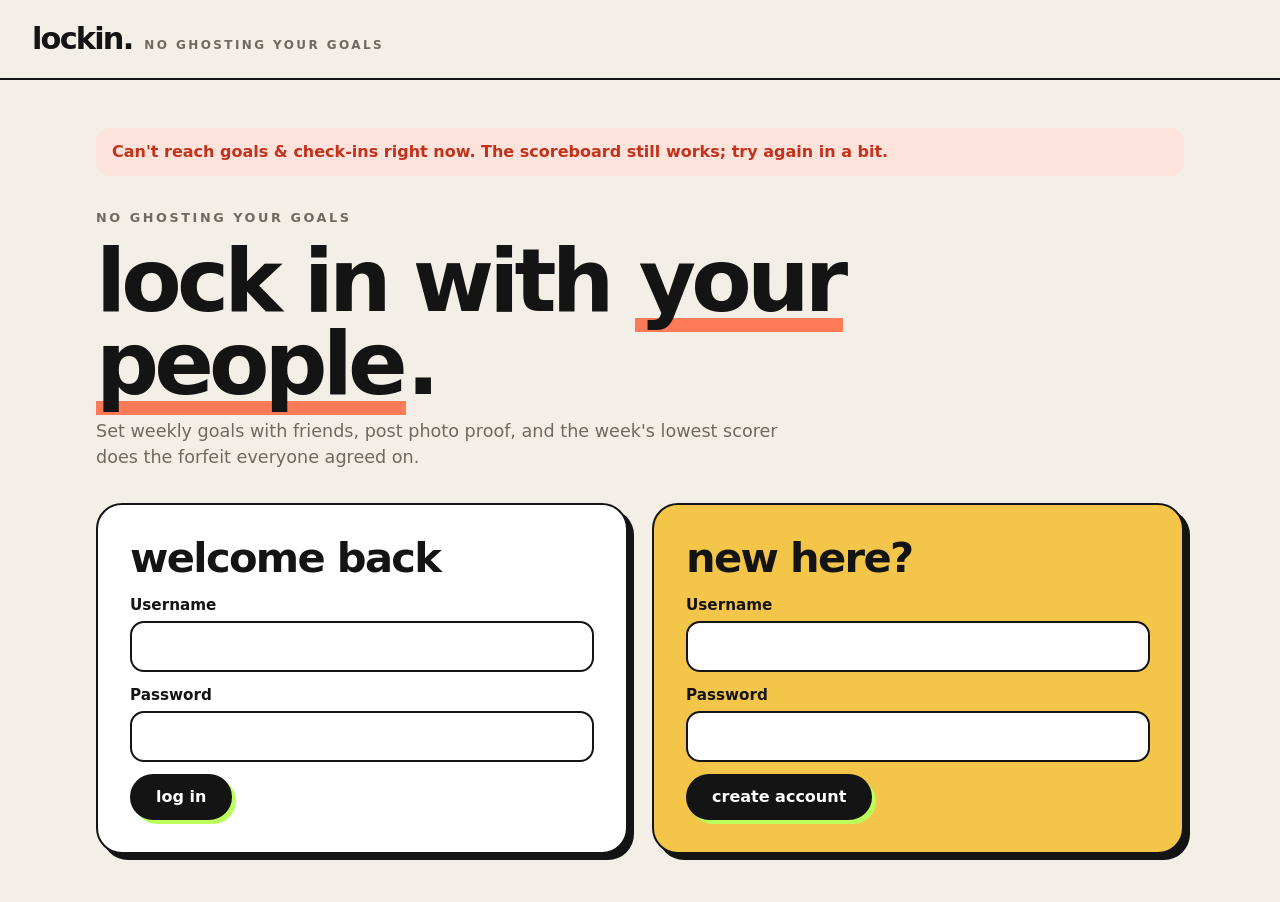
<file: ui/index.html>
<!doctype html>
<html lang="en">
<head>
  <meta charset="utf-8">
  <meta name="viewport" content="width=device-width, initial-scale=1">
  <title>lockin.</title>
  <link rel="stylesheet" href="styles.css">
  <!-- Service URLs first: api.js reads them when it loads. -->
  <script src="config.js"></script>
  <script type="module" src="app.js"></script>
</head>
<body>
  <header class="topbar">
    <div class="brand">
      <span class="logo">lockin.</span>
      <span class="tagline">No ghosting your goals</span>
    </div>
    <nav id="top-nav" class="top-nav" aria-label="Sections"></nav>
    <div id="user-bar" class="user-bar"></div>
  </header>
  <p id="startup-banner" class="notice notice-info startup-banner" role="status" hidden>
    Starting up… the app was asleep and is waking, this can take up to a minute.
  </p>
  <main id="view" class="view" aria-live="polite">
    <p class="notice">Loading…</p>
  </main>
  <nav id="bottom-nav" class="bottom-nav" aria-label="Sections" hidden></nav>
  <noscript>
    <p class="notice notice-error">lockin. needs JavaScript to run.</p>
  </noscript>
</body>
</html>
</file>
<file: ui/styles.css>
/* lockin. design tokens: every colour, size and spacing value is defined once here. */
:root {
  --cream: #f4efe6;
  --ink: #141414;
  --muted: #6f6a61;
  --surface: #ffffff;
  --purple: #8a7bff;
  --purple-deep: #5a45e6;
  --lime: #bbff5c;
  --coral: #ff7a57;
  --yellow: #f3c64a;
  --green: #45d16a;
  --danger: #c4321b;
  --soft: #ebe5da;

  --line: 2.5px solid var(--ink);
  --shadow: 6px 6px 0 var(--ink);
  --shadow-small: 3px 3px 0 var(--ink);

  --space-1: 0.25rem;
  --space-2: 0.5rem;
  --space-3: 0.75rem;
  --space-4: 1rem;
  --space-5: 1.5rem;
  --space-6: 2rem;
  --space-7: 3rem;

  --radius: 26px;
  --radius-small: 14px;
  --pill: 999px;
  --font: "Inter", "Segoe UI Variable Display", "Segoe UI", system-ui, -apple-system, sans-serif;
  --mono: ui-monospace, "Cascadia Mono", Consolas, monospace;
  --max-width: 72rem;
  --bottom-nav-height: 5.5rem;
}

* {
  box-sizing: border-box;
}

/* The hidden attribute always wins over a component's display value. */
[hidden] {
  display: none !important;
}

body {
  margin: 0;
  font-family: var(--font);
  font-size: 1rem;
  line-height: 1.5;
  color: var(--ink);
  background: var(--cream);
}

body.has-bottom-nav {
  padding-bottom: calc(var(--bottom-nav-height) + var(--space-5));
}

p {
  margin: 0;
}

/* --- header ------------------------------------------------------------------ */

.topbar {
  position: sticky;
  top: 0;
  z-index: 10;
  display: flex;
  align-items: center;
  justify-content: space-between;
  gap: var(--space-4);
  padding: var(--space-4);
  background: var(--cream);
  border-bottom: var(--line);
}

.brand {
  display: flex;
  align-items: baseline;
  gap: var(--space-3);
}

.logo {
  font-size: 1.9rem;
  font-weight: 800;
  letter-spacing: -0.06em;
}

.tagline {
  display: none;
  font-size: 0.75rem;
  font-weight: 600;
  letter-spacing: 0.2em;
  text-transform: uppercase;
  color: var(--muted);
}

.top-nav {
  display: none;
  gap: var(--space-2);
}

.top-nav button {
  background: transparent;
  border-color: transparent;
  box-shadow: none;
  color: var(--ink);
  text-transform: capitalize;
}

.top-nav button[aria-current="page"] {
  background: var(--ink);
  color: var(--surface);
}

.user-bar {
  position: relative;
}

.avatar-button {
  width: 3.25rem;
  height: 3.25rem;
  min-height: 0;
  padding: 0;
  border-radius: 50%;
  background: var(--purple);
  color: var(--ink);
  box-shadow: var(--shadow-small);
}

.menu {
  position: absolute;
  right: 0;
  top: calc(100% + var(--space-3));
  display: grid;
  gap: var(--space-2);
  min-width: 13rem;
  padding: var(--space-3);
  background: var(--surface);
  border: var(--line);
  border-radius: var(--radius-small);
  box-shadow: var(--shadow);
}

.menu[hidden] {
  display: none;
}

.menu p {
  font-weight: 700;
  padding: 0 var(--space-2);
  overflow-wrap: anywhere;
}

/* --- bottom navigation (phones) ---------------------------------------------- */

.bottom-nav {
  position: fixed;
  left: 0;
  right: 0;
  bottom: 0;
  z-index: 10;
  display: grid;
  grid-template-columns: repeat(5, 1fr);
  align-items: end;
  height: var(--bottom-nav-height);
  padding: var(--space-2) var(--space-2) var(--space-3);
  background: var(--cream);
  border-top: var(--line);
}

.bottom-nav[hidden] {
  display: none;
}

.bottom-nav button {
  display: grid;
  justify-items: center;
  gap: 2px;
  min-height: 0;
  padding: var(--space-1);
  background: transparent;
  border: none;
  box-shadow: none;
  font-size: 0.85rem;
  color: var(--ink);
}

.bottom-nav button[aria-current="page"] {
  color: var(--purple-deep);
}

.bottom-nav .camera-button {
  justify-self: center;
  align-content: center;
  width: 4.25rem;
  height: 4.25rem;
  margin-bottom: var(--space-2);
  border-radius: 50%;
  background: var(--ink);
  color: var(--surface);
  box-shadow: 4px 4px 0 var(--purple);
}

.icon {
  width: 1.6rem;
  height: 1.6rem;
  flex: none;
}

/* --- page layout and type ---------------------------------------------------- */

.view {
  max-width: var(--max-width);
  margin: 0 auto;
  padding: var(--space-5) var(--space-4) var(--space-6);
  display: grid;
  gap: var(--space-5);
}

.eyebrow {
  display: flex;
  align-items: center;
  gap: var(--space-2);
  font-size: 0.8rem;
  font-weight: 700;
  letter-spacing: 0.2em;
  text-transform: uppercase;
  color: var(--muted);
}

.live-dot {
  width: 0.9rem;
  height: 0.9rem;
  border-radius: 50%;
  background: var(--green);
  box-shadow: 0 0 0 4px rgba(69, 209, 106, 0.3);
}

.headline {
  margin: 0;
  font-size: clamp(2.4rem, 9vw, 5.5rem);
  font-weight: 800;
  line-height: 0.95;
  letter-spacing: -0.055em;
}

.underline {
  background: linear-gradient(to top, var(--coral) 0.16em, transparent 0.16em);
  padding: 0 0.04em;
}

.lede {
  font-size: 1.1rem;
  color: var(--muted);
  max-width: 44rem;
}

h2 {
  margin: 0;
  font-size: clamp(1.6rem, 5vw, 2.6rem);
  font-weight: 800;
  line-height: 1;
  letter-spacing: -0.04em;
}

h3 {
  margin: 0;
  font-size: 1.25rem;
  font-weight: 800;
  letter-spacing: -0.02em;
}

.muted {
  color: var(--muted);
}

.section {
  display: grid;
  gap: var(--space-4);
}

.section-head {
  display: flex;
  align-items: end;
  justify-content: space-between;
  gap: var(--space-3);
  flex-wrap: wrap;
}

.page-head {
  display: grid;
  gap: var(--space-3);
}

.row {
  display: flex;
  align-items: center;
  justify-content: space-between;
  gap: var(--space-3);
}

.cluster {
  display: flex;
  flex-wrap: wrap;
  align-items: center;
  gap: var(--space-3);
}

.split {
  display: grid;
  gap: var(--space-5);
}

/* --- cards ------------------------------------------------------------------- */

.card {
  position: relative;
  display: grid;
  gap: var(--space-4);
  padding: var(--space-5);
  background: var(--surface);
  border: var(--line);
  border-radius: var(--radius);
  box-shadow: var(--shadow);
  overflow: hidden;
}

.card-purple { background: var(--purple); }
.card-yellow { background: var(--yellow); }
.card-lime { background: var(--lime); }
.card-coral { background: var(--coral); }

.card-purple .muted,
.card-yellow .muted,
.card-lime .muted,
.card-coral .muted {
  color: rgba(20, 20, 20, 0.72);
}

.card-big-text {
  font-size: clamp(1.8rem, 6vw, 3.2rem);
  font-weight: 800;
  line-height: 1;
  letter-spacing: -0.045em;
  overflow-wrap: anywhere;
}

.inset {
  display: grid;
  gap: var(--space-3);
  padding: var(--space-4);
  border: var(--line);
  border-radius: var(--radius-small);
  background: rgba(255, 255, 255, 0.4);
}

/* decorative lime ring on the check-in card */
.ring {
  position: absolute;
  top: -4.5rem;
  right: -3.5rem;
  width: 12rem;
  height: 12rem;
  border: 2.6rem solid var(--lime);
  border-radius: 50%;
  pointer-events: none;
}

.countdown {
  position: relative;
  font-family: var(--mono);
  font-weight: 700;
}

/* --- buttons and chips ------------------------------------------------------- */

button {
  display: inline-flex;
  align-items: center;
  justify-content: center;
  gap: var(--space-2);
  min-height: 2.9rem;
  padding: var(--space-2) var(--space-5);
  font: inherit;
  font-weight: 700;
  color: var(--surface);
  background: var(--ink);
  border: var(--line);
  border-radius: var(--pill);
  box-shadow: 4px 4px 0 var(--lime);
  cursor: pointer;
}

button:disabled {
  opacity: 0.6;
  cursor: progress;
}

button.outline {
  background: transparent;
  color: var(--ink);
  box-shadow: none;
}

button.light {
  background: var(--surface);
  color: var(--ink);
  box-shadow: var(--shadow-small);
}

button.small {
  min-height: 2.25rem;
  padding: var(--space-1) var(--space-4);
  font-size: 0.9rem;
}

button.dashed {
  width: 100%;
  min-height: 4.5rem;
  background: transparent;
  color: var(--muted);
  border: 2.5px dashed #9b958b;
  border-radius: var(--radius);
  box-shadow: none;
}

:focus-visible {
  outline: 3px solid var(--coral);
  outline-offset: 3px;
}

.chip {
  display: inline-flex;
  align-items: center;
  gap: var(--space-2);
  width: fit-content;
  padding: var(--space-2) var(--space-4);
  font-size: 0.85rem;
  font-weight: 800;
  letter-spacing: 0.12em;
  text-transform: uppercase;
  background: var(--surface);
  border: var(--line);
  border-radius: var(--pill);
  box-shadow: var(--shadow-small);
}

.chip-dot {
  width: 0.7rem;
  height: 0.7rem;
  border-radius: 50%;
  background: var(--coral);
}

.pill {
  display: inline-flex;
  align-items: center;
  gap: var(--space-2);
  width: fit-content;
  padding: var(--space-3) var(--space-5);
  font-weight: 700;
  border: var(--line);
  border-radius: var(--pill);
  box-shadow: var(--shadow);
}

.pill-yellow { background: var(--yellow); }
.pill-lime { background: var(--lime); }
.pill-white { background: var(--surface); }

.badge {
  display: inline-block;
  padding: var(--space-1) var(--space-3);
  font-size: 0.8rem;
  font-weight: 800;
  white-space: nowrap;
  border: 2px solid var(--ink);
  border-radius: var(--pill);
}

.badge-success { background: var(--lime); }
.badge-danger { background: var(--coral); }
.badge-warning { background: var(--yellow); }
.badge-info { background: var(--surface); }

.sticker {
  display: inline-block;
  width: fit-content;
  padding: var(--space-1) var(--space-3);
  font-size: 0.8rem;
  font-weight: 800;
  text-transform: uppercase;
  background: var(--yellow);
  border: var(--line);
  box-shadow: var(--shadow-small);
  transform: rotate(-3deg);
}

.sticker-danger { background: var(--coral); }

.sticker-white {
  background: var(--surface);
  transform: rotate(2deg);
}

.segmented {
  display: inline-flex;
  padding: var(--space-1);
  background: var(--surface);
  border: var(--line);
  border-radius: var(--pill);
}

.segmented button {
  min-height: 2.4rem;
  background: transparent;
  color: var(--ink);
  border: none;
  box-shadow: none;
}

.segmented button[aria-pressed="true"] {
  background: var(--ink);
  color: var(--surface);
}

/* --- forms ------------------------------------------------------------------- */

form {
  display: grid;
  gap: var(--space-3);
}

.field {
  display: grid;
  gap: var(--space-1);
  font-weight: 700;
  font-size: 0.95rem;
}

input,
select,
textarea {
  width: 100%;
  padding: var(--space-3) var(--space-4);
  font: inherit;
  font-weight: 500;
  color: var(--ink);
  background: var(--surface);
  border: 2px solid var(--ink);
  border-radius: var(--radius-small);
}

textarea {
  min-height: 4.5rem;
  resize: vertical;
}

input[type="file"]::file-selector-button {
  margin-right: var(--space-3);
  padding: var(--space-2) var(--space-4);
  font: inherit;
  font-weight: 700;
  color: var(--ink);
  background: var(--lime);
  border: 2px solid var(--ink);
  border-radius: var(--pill);
  cursor: pointer;
}

.form-actions {
  display: flex;
  flex-wrap: wrap;
  gap: var(--space-3);
}

.form-error {
  color: var(--danger);
  font-weight: 700;
  font-size: 0.9rem;
}

.card-purple .form-error,
.card-coral .form-error,
.card-yellow .form-error {
  padding: var(--space-2) var(--space-3);
  color: var(--ink);
  background: var(--surface);
  border-radius: var(--radius-small);
}

.form-error:empty {
  display: none;
}

/* --- states: loading, empty, error ------------------------------------------- */

.notice {
  padding: var(--space-3) var(--space-4);
  font-weight: 600;
  color: var(--muted);
  background: var(--soft);
  border-radius: var(--radius-small);
}

.notice-error {
  color: var(--danger);
  background: #fde3dc;
}

/* Shown while a service wakes from a cold start (api.js retries meanwhile). */
.startup-banner {
  max-width: var(--max-width);
  margin: var(--space-3) auto 0;
  text-align: center;
}

/* A check-in whose points haven't reached the scoreboard yet. */
.points-pending {
  position: absolute;
  top: var(--space-5);
  right: var(--space-5);
  max-width: 60%;
}

/* --- lists, avatars, people -------------------------------------------------- */

.list {
  display: grid;
  gap: var(--space-4);
  margin: 0;
  padding: 0;
  list-style: none;
}

.avatar {
  display: inline-grid;
  place-items: center;
  flex: none;
  width: 3.4rem;
  height: 3.4rem;
  font-weight: 800;
  border: var(--line);
  border-radius: 50%;
  box-shadow: var(--shadow-small);
}

.avatar-coral { background: var(--coral); }
.avatar-purple { background: var(--purple); }
.avatar-yellow { background: var(--yellow); }
.avatar-lime { background: var(--lime); }

.person {
  display: flex;
  align-items: center;
  gap: var(--space-4);
  min-width: 0;
}

.person-text {
  display: grid;
  min-width: 0;
}

.person-name {
  font-size: 1.2rem;
  font-weight: 800;
  overflow-wrap: anywhere;
}

.group-card {
  width: 100%;
  justify-content: space-between;
  min-height: 5rem;
  padding: var(--space-4) var(--space-5);
  color: var(--ink);
  text-align: left;
  background: var(--surface);
  border-radius: var(--radius);
  box-shadow: var(--shadow);
}

.code {
  font-family: var(--mono);
  font-weight: 700;
  letter-spacing: 0.08em;
}

/* --- goals ------------------------------------------------------------------- */

.goal-card {
  display: flex;
  align-items: center;
  gap: var(--space-4);
  padding: var(--space-4);
  background: var(--surface);
  border: var(--line);
  border-radius: var(--radius);
  box-shadow: var(--shadow);
}

.goal-tag {
  display: grid;
  place-items: center;
  flex: none;
  width: 4.25rem;
  height: 4.25rem;
  font-family: var(--mono);
  font-size: 0.8rem;
  font-weight: 700;
  border: var(--line);
  border-radius: var(--radius-small);
  transform: rotate(-3deg);
}

.goal-text {
  flex: 1;
  display: grid;
  gap: 2px;
  min-width: 0;
}

.goal-title {
  font-size: 1.2rem;
  font-weight: 800;
  overflow-wrap: anywhere;
}

/* --- feed -------------------------------------------------------------------- */

/* Posts stay a readable width instead of stretching across a wide screen. */
.feed-list {
  max-width: 40rem;
}

.post {
  display: grid;
  gap: var(--space-4);
  padding: var(--space-5);
  background: var(--surface);
  border: var(--line);
  border-radius: var(--radius);
  box-shadow: var(--shadow);
}

.photo-frame {
  position: relative;
  display: grid;
  padding: var(--space-4);
  border: var(--line);
  border-radius: var(--radius-small);
  background-color: #d8d2c6;
  background-image: radial-gradient(var(--ink) 1.2px, transparent 1.2px);
  background-size: 16px 16px;
}

.photo-frame img {
  width: 100%;
  max-height: 17rem;
  object-fit: cover;
  border: var(--line);
  border-radius: 12px;
  background: var(--soft);
}

.photo-frame .sticker {
  position: absolute;
  top: var(--space-5);
  left: var(--space-5);
}

.caption-bubble {
  position: absolute;
  left: var(--space-5);
  bottom: var(--space-5);
  max-width: calc(100% - 2.5rem);
  padding: var(--space-2) var(--space-4);
  font-weight: 700;
  background: var(--surface);
  border: var(--line);
  border-radius: var(--radius-small);
  box-shadow: var(--shadow-small);
  overflow-wrap: anywhere;
}

.vote {
  display: grid;
  gap: var(--space-1);
}

.comments-wrap,
.comments {
  display: grid;
  gap: var(--space-3);
}

.comments-wrap > button {
  justify-self: start;
}

.comment {
  display: flex;
  align-items: flex-start;
  gap: var(--space-3);
}

.comment .avatar {
  width: 2.4rem;
  height: 2.4rem;
  font-size: 0.8rem;
}

.comment-list {
  gap: var(--space-3);
}

.comment-text {
  overflow-wrap: anywhere;
}

/* --- crew -------------------------------------------------------------------- */

.member-card {
  display: flex;
  align-items: center;
  justify-content: space-between;
  gap: var(--space-3);
  padding: var(--space-4) var(--space-5);
  background: var(--surface);
  border: var(--line);
  border-radius: var(--radius);
  box-shadow: var(--shadow);
}

.member-card.me {
  background: #f0ecff;
}

.member-points {
  font-weight: 800;
  text-align: right;
  white-space: nowrap;
}

.nudge {
  display: grid;
  gap: var(--space-2);
  margin-top: var(--space-2);
}

button.nudge-button {
  justify-self: start;
  color: var(--ink);
  background: var(--lime);
  box-shadow: var(--shadow-small);
}

.nudge-banner {
  display: flex;
  align-items: center;
  gap: var(--space-3);
  padding: var(--space-4) var(--space-5);
  font-size: 1.15rem;
  font-weight: 700;
  background: var(--coral);
  border: var(--line);
  border-radius: var(--radius);
  box-shadow: var(--shadow);
  transform: rotate(-1deg);
  overflow-wrap: anywhere;
}

/* Red dot on the avatar while you have nudges from today. */
.avatar-button.has-alert {
  position: relative;
}

.avatar-button.has-alert::after {
  content: "";
  position: absolute;
  top: 0;
  right: 0;
  width: 0.9rem;
  height: 0.9rem;
  background: var(--danger);
  border: 2px solid var(--cream);
  border-radius: 50%;
}

/* --- stats ------------------------------------------------------------------- */

.stat-grid {
  display: grid;
  gap: var(--space-5);
}

.stat-icon {
  display: grid;
  place-items: center;
  width: 3.4rem;
  height: 3.4rem;
  background: var(--surface);
  border: var(--line);
  border-radius: 50%;
}

.stat-number {
  font-size: clamp(3.5rem, 12vw, 6rem);
  font-weight: 800;
  line-height: 0.9;
  letter-spacing: -0.06em;
}

.stat-number small {
  margin-left: var(--space-1);
  font-size: 1.1rem;
  letter-spacing: 0;
}

.bars {
  display: flex;
  align-items: flex-end;
  justify-content: space-around;
  gap: var(--space-3);
  padding-top: var(--space-4);
}

.bar {
  display: grid;
  justify-items: center;
  gap: var(--space-2);
  flex: 1;
  max-width: 4.5rem;
}

.bar-track {
  position: relative;
  width: 100%;
  max-width: 3.5rem;
  height: 11rem;
  background: var(--cream);
  border: var(--line);
  border-radius: var(--pill);
  overflow: hidden;
}

.bar-fill {
  position: absolute;
  left: 0;
  right: 0;
  bottom: 0;
  background: var(--purple);
  border-top: var(--line);
}

.bar-fill.me {
  background: var(--coral);
}

.bar-label {
  font-size: 0.85rem;
  font-weight: 800;
}

.receipt {
  display: grid;
  gap: var(--space-3);
}

.receipt img {
  width: 100%;
  max-height: 18rem;
  object-fit: cover;
  border: var(--line);
  border-radius: var(--radius-small);
}

/* --- wider screens: top nav instead of bottom nav, multi-column layouts ------ */

@media (min-width: 56rem) {
  .topbar {
    padding: var(--space-4) var(--space-6);
  }

  .tagline,
  .top-nav {
    display: flex;
  }

  .bottom-nav {
    display: none;
  }

  body.has-bottom-nav {
    padding-bottom: 0;
  }

  .view {
    padding: var(--space-7) var(--space-6);
    gap: var(--space-6);
  }

  .card {
    padding: var(--space-6);
  }

  .split {
    grid-template-columns: 1fr 1fr;
    align-items: start;
  }

  .stat-grid {
    grid-template-columns: repeat(3, 1fr);
  }

  .page-head {
    grid-template-columns: 1fr auto;
    align-items: end;
  }

  .page-head > * {
    grid-column: 1;
  }

  .page-head > .page-action {
    grid-column: 2;
    grid-row: 1 / span 3;
    align-self: end;
  }
}
</file>
